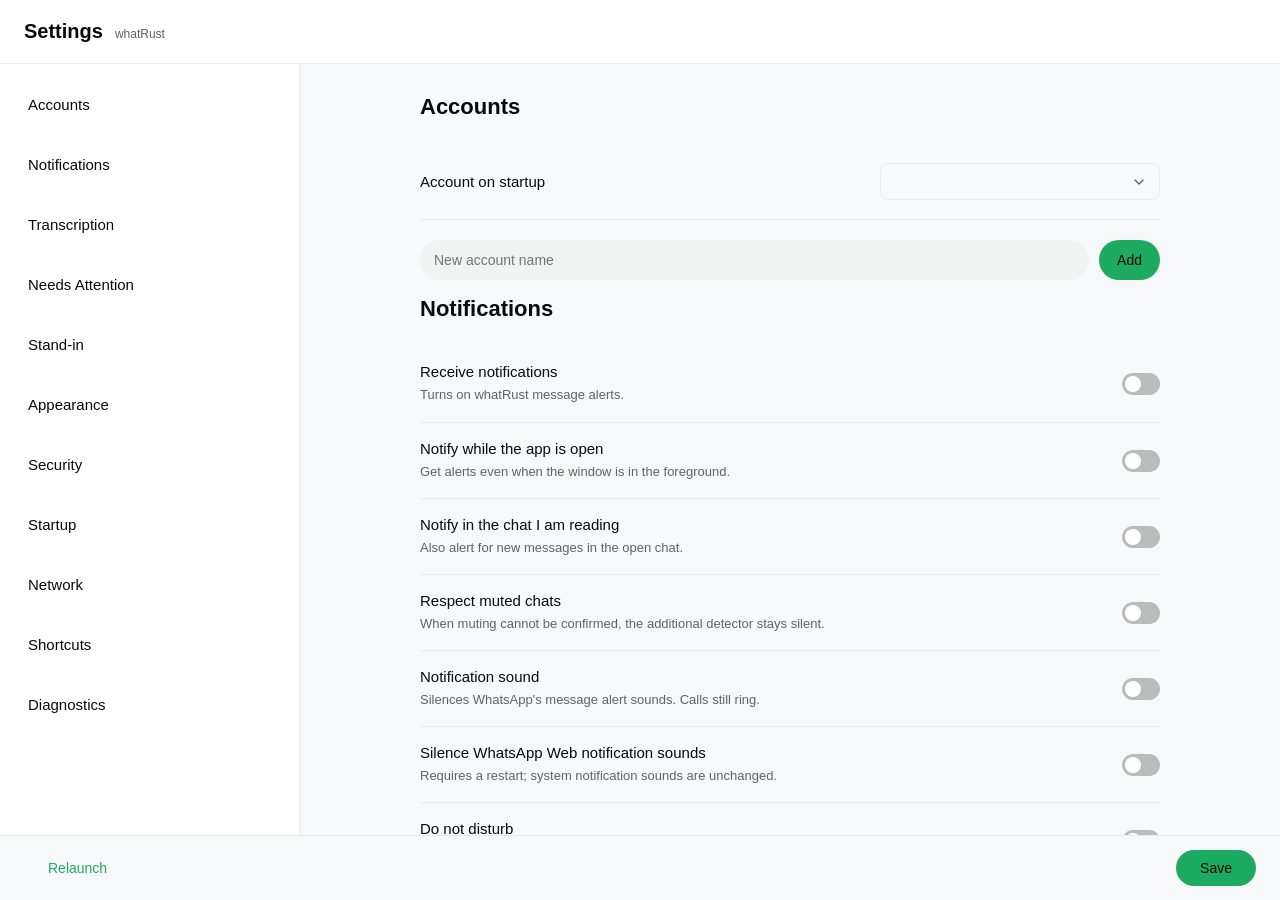
<file: settings-ui/index.html>
<!doctype html>
<html lang="en">
  <head>
    <meta charset="utf-8" />
    <meta name="viewport" content="width=device-width, initial-scale=1" />
    <title>whatRust — Settings</title>
    <script src="i18n.js"></script>
    <link rel="stylesheet" href="style.css" />
    <link rel="stylesheet" href="dialog.css" />
  </head>
  <body>
    <header class="app-header"><div><strong>Settings</strong><span>whatRust</span></div><button id="back-to-chat" type="button" class="secondary back-button" aria-label="Back to WhatsApp" title="Back to WhatsApp" hidden><svg viewBox="0 0 24 24" aria-hidden="true"><path d="M19 12H5 M12 5l-7 7 7 7"/></svg><span>Back to WhatsApp</span></button></header>
    <div class="settings-layout"><nav class="settings-nav" aria-label="Settings"><a href="#sec-contas">Accounts</a><a href="#sec-notificacoes">Notifications</a><a href="#sec-voz">Transcription</a><a href="#sec-attention">Needs Attention</a><a href="#sec-standin">Stand-in</a><a href="#sec-aparencia">Appearance</a><a href="#sec-seguranca">Security</a><a href="#sec-sistema">Startup</a><a href="#sec-rede">Network</a><!-- Fork: hide self-update. Upstream releases would replace this build. <a href="#sec-atualizacoes">Updates</a> --><a href="#sec-atalhos">Shortcuts</a><a href="#sec-diagnostico">Diagnostics</a></nav>
    <!-- Local preferences use familiar WhatsApp rows: titled
         groups of boxed-list rows, a title + subtitle on the left and the control
         on the right. Element ids are what main.js uses; keep them stable. -->
    <main class="prefs">
      <section class="group" id="sec-contas">
        <h2 class="group-title">Accounts</h2>
        <label class="row startup-row">
          <span class="row-text"><span class="row-title">Account on startup</span></span>
          <select id="startup_account" aria-label="Account on startup"></select>
        </label>
        <div class="boxed-list" id="single_window_row" hidden>
          <label class="row">
            <span class="row-text"><span class="row-title">Show all accounts in one window</span>
              <span class="row-subtitle" id="single_window_subtitle">One window with an account switcher. An account loads only when you open it, and opening another does not close the first. Requires restarting whatRust.</span></span>
            <input type="checkbox" class="switch" id="single_window" />
          </label>
        </div>
        <div id="accounts-list" class="boxed-list"></div>
        <div class="add-row">
          <input type="text" id="new_account_name" placeholder="New account name" aria-label="New account name" />
          <button id="add_account">Add</button>
        </div>
        <p id="macos-note" class="macos-note" hidden>Multiple accounts require macOS 14 or later.</p>
        <p id="accounts-note" class="group-note" role="status" aria-live="polite"></p>
      </section>
      <section class="group" id="sec-notificacoes"><h2 class="group-title">Notifications</h2><div class="boxed-list">
<label class="row"><span class="row-text"><span class="row-title">Receive notifications</span><span class="row-subtitle">Turns on whatRust message alerts.</span></span><input type="checkbox" class="switch" id="notifications"></label><label class="row"><span class="row-text"><span class="row-title">Notify while the app is open</span><span class="row-subtitle">Get alerts even when the window is in the foreground.</span></span><input type="checkbox" class="switch" id="notify_when_focused"></label><label class="row"><span class="row-text"><span class="row-title">Notify in the chat I am reading</span><span class="row-subtitle">Also alert for new messages in the open chat.</span></span><input type="checkbox" class="switch" id="notify_active_chat"></label><label class="row"><span class="row-text"><span class="row-title">Respect muted chats</span><span class="row-subtitle">When muting cannot be confirmed, the additional detector stays silent.</span></span><input type="checkbox" class="switch" id="respect_muted"></label>
<label class="row"><span class="row-text"><span class="row-title">Notification sound</span><span class="row-subtitle">Silences WhatsApp's message alert sounds. Calls still ring.</span></span><input type="checkbox" class="switch" id="notification_sound"></label>
<label class="row"><span class="row-text"><span class="row-title">Silence WhatsApp Web notification sounds</span><span class="row-subtitle">Requires a restart; system notification sounds are unchanged.</span></span><input type="checkbox" class="switch" id="suppress_web_notification_sounds"></label>
<label class="row"><span class="row-text"><span class="row-title">Do not disturb</span><span class="row-subtitle">No whatRust notifications during these hours. Messages still arrive.</span></span><input type="checkbox" class="switch" id="quiet_hours"></label><div class="row" id="quiet_times_row"><span class="row-text"><span class="row-title">Do not disturb hours</span><span class="row-subtitle">May cross midnight, for example 22:00 to 08:00.</span></span><div class="hotkey-row"><input type="time" id="quiet_start" aria-label="Do not disturb start"><input type="time" id="quiet_end" aria-label="Do not disturb end"></div></div>
<label class="row"><span class="row-text"><span class="row-title">Account</span><span class="row-subtitle">These choices apply only to the selected account.</span></span><select id="mention_account" aria-label="Account"></select></label>
<label class="row"><span class="row-text"><span class="row-title">Mentions</span><span class="row-subtitle">A message that tags you.</span></span><input type="checkbox" class="switch" id="mention_mentions"></label>
<label class="row"><span class="row-text"><span class="row-title">Replies</span><span class="row-subtitle">A reply to one of your messages.</span></span><input type="checkbox" class="switch" id="mention_replies"></label>
<label class="row"><span class="row-text"><span class="row-title">Direct messages</span><span class="row-subtitle">A new message in a one-to-one chat.</span></span><input type="checkbox" class="switch" id="mention_direct"></label>
<label class="row"><span class="row-text"><span class="row-title">@everyone</span><span class="row-subtitle">Group messages that tag everyone.</span></span><input type="checkbox" class="switch" id="mention_everyone"></label>
<label class="row"><span class="row-text"><span class="row-title">Alert sound</span><span class="row-subtitle">Plays the distinct sound. With the popup off, the ordinary whatRust alert still appears.</span></span><input type="checkbox" class="switch" id="mention_alert_sound"></label>
<div class="row" id="mention_alert_sound_file_row"><span class="row-text"><span class="row-title">Sound file</span><span class="row-subtitle" id="mention_alert_sound_file_subtitle">Built-in sound</span></span><div class="hotkey-row"><button type="button" id="choose_mention_sound" class="secondary">Choose sound…</button><button type="button" id="preview_mention_sound" class="secondary">Test</button><button type="button" id="reset_mention_sound" class="secondary">Reset to default</button></div></div>
<label class="row"><span class="row-text"><span class="row-title">Reply popup</span><span class="row-subtitle">Shows the message and lets you reply. Replaces the ordinary alert for that message.</span></span><input type="checkbox" class="switch" id="mention_alert_popup"></label></div>
<p class="group-note">Alerts even in a muted chat and while the app is in the foreground.</p>
<p class="group-note" id="mention_alert_idle" hidden>With the sound and the popup off, this alert does nothing.</p>
<p class="group-note">The additional detector only uses identifiable new messages. Muted chats, history and unknown states do not produce additional alerts.</p></section>

      <section class="group" id="sec-sistema">
        <h2 class="group-title">Behavior</h2>
        <div class="boxed-list">
          <label class="row">
            <span class="row-text"><span class="row-title">Keep running in the background when closed</span>
              <span class="row-subtitle">With one account open, closing the window leaves it connected. With more than one, closing a window ends just that account</span></span>
            <input type="checkbox" class="switch" id="close_to_tray" />
          </label>
          <label class="row">
            <span class="row-text"><span class="row-title">Start minimized</span>
              <span class="row-subtitle">Start without opening the main window</span></span>
            <input type="checkbox" class="switch" id="start_minimized" />
          </label>
          <label class="row">
            <span class="row-text"><span class="row-title">Start with the system</span></span>
            <input type="checkbox" class="switch" id="autostart" />
          </label>
          <label class="row mac-only" id="menu_bar_icon_row" hidden>
            <span class="row-text"><span class="row-title">Show icon in the menu bar</span>
              <span class="row-subtitle" id="menu_bar_icon_subtitle">When off, click the Dock icon to open whatRust</span></span>
            <input type="checkbox" class="switch" id="menu_bar_icon" />
          </label>
          <label class="row mac-only" hidden>
            <span class="row-text"><span class="row-title">Menu bar only</span>
              <span class="row-subtitle" id="menubar_only_subtitle">No Dock icon or main window. The open account stays connected while the panel is closed; other accounts load when you open them</span></span>
            <input type="checkbox" class="switch" id="menubar_only" />
          </label>
          <label class="row mac-only" hidden>
            <span class="row-text"><span class="row-title">Hide Dock icon</span>
              <span class="row-subtitle">Keeps the main window; the menu bar icon becomes the way to reopen whatRust</span></span>
            <input type="checkbox" class="switch" id="hide_dock_icon" />
          </label>
        </div>
      </section>

      <section class="group" id="sec-voz">
        <h2 class="group-title">Transcription</h2>
        <div class="boxed-list">
          <label class="row">
            <span class="row-text"><span class="row-title">Transcribe voice notes</span>
              <span class="row-subtitle" id="voice_backend_desc">Shows the transcript under each voice note. The audio stays on this computer and is transcribed by FluidVoice.</span></span>
            <input type="checkbox" class="switch" id="voice_transcribe" />
          </label>
          <label class="row">
            <span class="row-text"><span class="row-title">Transcribe videos</span>
              <span class="row-subtitle" id="video_backend_desc">Shows a button on each video. The audio stays on this computer and is transcribed by FluidVoice.</span></span>
            <input type="checkbox" class="switch" id="video_transcribe" />
          </label>
          <label class="row" id="fluidvoice_port_row">
            <span class="row-text"><span class="row-title">FluidVoice port</span>
              <span class="row-subtitle">FluidVoice's local API. The default is 47733; the Windows beta uses 47610 automatically.</span></span>
            <input type="number" id="fluidvoice_port" min="1" max="65535" value="47733" aria-label="FluidVoice port" />
          </label>
          <div class="row">
            <span class="row-text"><span class="row-title">Connection</span>
              <span class="row-subtitle" id="fluidvoice_status">Not checked yet.</span></span>
            <button type="button" id="test_fluidvoice" class="secondary">Test connection</button>
          </div>
          <div class="row" id="fluidvoice_install_row" hidden>
            <span class="row-text"><span class="row-title">FluidVoice on Windows</span>
              <span class="row-subtitle">Optional. Opens the official Windows beta installer. FluidVoice is a separate app.</span></span>
            <button type="button" id="install_fluidvoice" class="secondary">Install FluidVoice</button>
          </div>
          <div class="row" id="geniex_install_row" hidden>
            <span class="row-text"><span class="row-title">GenieX CLI for Windows ARM64</span><span class="row-subtitle">Install Qualcomm's GenieX CLI, then return here. Requires a supported Snapdragon NPU.</span></span>
            <button type="button" id="install_geniex" class="secondary">Open installer page</button>
          </div>
          <div class="row" id="geniex_model_row" hidden>
            <span class="row-text"><span class="row-title">Qwen3-ASR 0.6B Q8</span><span class="row-subtitle">Download the local model (about 1.1 GiB). It may use about 2 GiB of memory while running.</span></span>
            <button type="button" id="download_geniex_model" class="secondary">Download model</button>
          </div>
          <label class="row">
            <span class="row-text"><span class="row-title">Translate transcripts</span>
              <span class="row-subtitle">Sends only the transcript text to the chosen provider.</span></span>
            <input type="checkbox" class="switch" id="translate_enabled" />
          </label>
          <label class="row">
            <span class="row-text"><span class="row-title">Translation language</span></span>
            <input type="text" id="translate_target_lang" placeholder="English" aria-label="Translation language" />
          </label>
          <label class="row">
            <span class="row-text"><span class="row-title">AI provider</span></span>
            <select id="ai_provider" aria-label="AI provider">
              <option value="openrouter">OpenRouter API</option>
              <option value="gemini">Gemini API</option>
              <option value="anthropic">Anthropic API</option>
              <option value="claude_cli">Claude Code</option>
              <option value="codex_cli">Codex</option>
              <option value="antigravity_cli">Antigravity CLI</option>
            </select>
          </label>
          <label class="row" id="ai_cli_bin_row" hidden>
            <span class="row-text"><span class="row-title">Program</span>
              <span class="row-subtitle">Uses your existing CLI sign-in. Enter the full program path if needed. This path is shared with Stand-in.</span></span>
            <input type="text" id="ai_cli_bin" aria-label="Program" />
          </label>
          <div class="row">
            <span class="row-text"><span class="row-title">Translation model</span>
              <span class="row-subtitle" id="translate_model_hint">Model name accepted by that provider.</span></span>
            <input type="text" class="model-choice" id="translate_model" aria-label="Translation model" />
            <select class="model-choice" id="translate_model_select" aria-label="Translation model" hidden></select>
          </div>
          <div class="row">
            <span class="row-text"><span class="row-title">Summary model</span>
              <span class="row-subtitle" id="summary_model_hint">Used by the Summarize button on each transcript and by chat summaries.</span></span>
            <input type="text" class="model-choice" id="summary_model" aria-label="Summary model" />
            <select class="model-choice" id="summary_model_select" aria-label="Summary model" hidden></select>
          </div>
          <label class="row entry-row" id="ai_key_row">
            <span class="row-title">API key</span>
            <input type="password" id="ai_key" autocomplete="off" aria-label="API key" />
          </label>
        </div>
        <div class="group-actions" id="ai_key_actions">
          <button type="button" id="save_ai_key">Save key</button>
          <button type="button" id="remove_ai_key" class="secondary">Remove key</button>
        </div>
        <p id="ai_key_state" class="key-status" role="status">No key saved.</p>
        <div class="row">
          <span class="row-text"><span class="row-title">Chat summaries</span>
            <span class="row-subtitle" id="chat_summary_consent_state">Not allowed yet.</span></span>
          <button type="button" id="chat_summary_revoke" class="secondary" hidden>Revoke</button>
        </div>
        <p class="group-note" id="ai_key_note">The key stays on this computer and never enters the WhatsApp page.</p>
        <p class="group-note">Chat summaries are saved on this computer.</p>
      </section>

      <section class="group" id="sec-attention">
        <h2 class="group-title">Needs Attention</h2>
        <div id="attention-settings"></div>
        <p id="attention-settings-status" class="group-note" role="status" aria-live="polite"></p>
      </section>

      <section class="group" id="sec-standin">
        <h2 class="group-title">Stand-in</h2>
        <div class="boxed-list">
          <label class="row">
            <span class="row-text"><span class="row-title">Allow stand-in</span>
              <span class="row-subtitle">Each individual chat stays off until you turn it on there.</span></span>
            <input type="checkbox" class="switch" id="standin_enabled" />
          </label>
          <label class="row">
            <span class="row-text"><span class="row-title">How to reply</span>
              <span class="row-subtitle" id="standin_backend_hint">A saved provider key or a program you have already signed in to.</span>
              <span class="row-subtitle" id="standin_api_key_state" hidden></span></span>
            <select id="standin_backend" aria-label="How to reply">
              <option value="api">OpenRouter API</option>
              <option value="claude_cli">Claude Code</option>
              <option value="grok_cli">Grok</option>
              <option value="codex_cli">Codex</option>
              <option value="antigravity_cli">Antigravity CLI</option>
              <option value="hermes">Hermes</option>
              <option value="grok_bot">Grok Bot</option>
            </select>
          </label>
          <div class="row" id="standin_model_row">
            <span class="row-text"><span class="row-title">Stand-in model</span>
              <span class="row-subtitle">For the key, one model per provider. For a program, a model it offers. Empty uses the summary model, or that program's default.</span></span>
            <input type="text" class="model-choice" id="standin_model" aria-label="Stand-in model" />
            <select class="model-choice" id="standin_model_select" aria-label="Stand-in model" hidden></select>
          </div>
          <label class="row">
            <span class="row-text"><span class="row-title">Program</span>
              <span class="row-subtitle">Full path, if the app cannot find the program on its own.</span></span>
            <input type="text" id="standin_bin" aria-label="Program" />
          </label>
          <label class="row standin-canned-row">
            <span class="row-text"><span class="row-title">Default canned reply</span>
              <span class="row-subtitle">Used by chats that select the default canned reply.</span></span>
            <textarea id="standin_canned_default" aria-label="Default canned reply" maxlength="10000"></textarea>
          </label>
          <label class="row">
            <span class="row-text"><span class="row-title">Wait before replying</span>
              <span class="row-subtitle">Seconds after the last message, from 5 to 60.</span></span>
            <input type="number" id="standin_delay_secs" min="5" max="60" value="10" aria-label="Wait before replying" />
          </label>
          <label class="row">
            <span class="row-text"><span class="row-title">Replies per hour</span>
              <span class="row-subtitle">Maximum in each chat. After that the stand-in pauses.</span></span>
            <input type="number" id="standin_hourly_limit" min="1" max="60" value="12" aria-label="Replies per hour" />
          </label>
          <div class="row" id="standin_session_row" hidden>
            <span class="row-text"><span class="row-title">Program session</span>
              <span class="row-subtitle" id="standin_cli_state">Not checked yet.</span></span>
            <button type="button" id="check_standin_cli" class="secondary">Check session</button>
          </div>
          <label class="row" id="standin_hermes_row" hidden>
            <span class="row-text"><span class="row-title">Hermes address</span>
              <span class="row-subtitle">A private address on this network, for example http://192.168.1.20:8642. The profile on that computer should be one created for stand-in.</span></span>
            <input type="text" id="standin_hermes_url" autocomplete="off" aria-label="Hermes address" />
          </label>
          <div class="standin-block" id="standin_hermes_key_row" hidden>
            <div class="row">
              <span class="row-text"><span class="row-title">Hermes key</span>
                <span class="row-subtitle" id="standin_hermes_key_state">Stored on this computer, not in settings and not in WhatsApp.</span></span>
            </div>
            <label class="standin-field">Key
              <input type="password" id="standin_hermes_key" autocomplete="off" aria-label="Hermes key" />
            </label>
            <div class="group-actions">
              <button type="button" id="save_hermes_key">Save key</button>
              <button type="button" id="remove_hermes_key" class="secondary">Remove key</button>
            </div>
          </div>
          <div class="standin-block" id="standin_grok_row" hidden>
            <div class="row">
              <span class="row-text"><span class="row-title">Grok Bot webhook</span>
                <span class="row-subtitle" id="standin_grok_host">No webhook saved yet.</span></span>
            </div>
            <label class="standin-field">Webhook address
              <input type="password" id="standin_grok_url" autocomplete="off" placeholder="https://" aria-label="Grok Bot webhook" />
            </label>
            <label class="standin-field">Webhook key
              <input type="password" id="standin_grok_key" autocomplete="off" aria-label="Grok Bot webhook key" />
            </label>
            <div class="group-actions">
              <button type="button" id="save_grok">Save webhook</button>
              <button type="button" id="remove_grok" class="secondary">Remove webhook</button>
            </div>
            <p class="group-note">In Grok Bot, make a routine with a webhook and no schedule. Paste its address and key here. Paste the instructions below into the routine, and allow that routine to run commands on this computer. Each reply is one run of that routine.</p>
            <pre class="standin-prompt" id="grok_routine_prompt">You are deciding a WhatsApp reply for whatRust. whatRust sends the WhatsApp message. You do not.

A webhook starts each run. The first line of its context is CALLBACK followed by an http://127.0.0.1 address. The messages to answer come next, then the stand-in rules. Those rules outrank these instructions.

Decide reply or skip from those rules. Then, from this computer, POST exactly one JSON object to that CALLBACK address. Use curl on this computer and Content-Type: application/json. The body is only the object.

To send a message:
{"action":"reply","asked_if_ai":false,"text":"the message in the user's voice","reason":""}

To stay quiet:
{"action":"skip","asked_if_ai":false,"text":"","reason":"why"}

Set asked_if_ai to true only when the contact asks whether you are an AI, a bot, or automated. Do not use a cloud computer: it cannot reach 127.0.0.1. Do not message anyone. Do not answer in this chat. Do not POST a second time.</pre>
            <div class="group-actions">
              <button type="button" id="copy_grok_routine" class="secondary">Copy instructions</button>
            </div>
          </div>
          <label class="row" id="standin_timeout_row" hidden>
            <span class="row-text"><span class="row-title">Agent wait</span>
              <span class="row-subtitle">Seconds to wait for one run, from 30 to 300.</span></span>
            <input type="number" id="standin_agent_timeout_secs" min="30" max="300" value="150" aria-label="Agent wait" />
          </label>
          <label class="row" id="standin_runs_row" hidden>
            <span class="row-text"><span class="row-title">Agent runs per hour</span>
              <span class="row-subtitle">Including runs that stay quiet. After that the stand-in pauses.</span></span>
            <input type="number" id="standin_agent_runs_per_hour" min="1" max="60" value="20" aria-label="Agent runs per hour" />
          </label>
        </div>
        <label class="row-title" for="standin_persona">General instructions</label>
        <textarea id="standin_persona" aria-label="General instructions"></textarea>
        <div class="group-actions">
          <button type="button" id="save_persona">Save instructions</button>
          <button type="button" id="open_persona" class="secondary">Open file</button>
          <button type="button" id="reset_persona" class="secondary">Restore template</button>
        </div>
        <p class="group-note">The stand-in writes as you and only says it is an assistant if asked directly. A program uses the login you already made in it. whatRust does not read that login. Hermes and Grok Bot can use tools and may keep a copy of this chat. whatRust is still the only WhatsApp sender. Replies happen only while whatRust is running. In Flatpak, the command-line programs are not available. Continuous use can hit your plan limit.</p>
      </section>

      <section class="group" id="sec-aparencia">
        <h2 class="group-title">Appearance</h2>
        <div class="boxed-list">
          <label class="row">
            <span class="row-text"><span class="row-title">Star task and follow-up messages</span>
              <span class="row-subtitle">Star new message-linked tasks and follow-ups so they appear in WhatsApp’s starred messages. Automatically added stars are removed when the items close.</span></span>
            <input type="checkbox" class="switch" id="auto_star_todos" />
          </label>
          <label class="row">
            <span class="row-text"><span class="row-title">Message actions</span>
              <span class="row-subtitle">Offer chat, dialer, email, and map actions beside WhatsApp menus.</span></span>
            <input type="checkbox" class="switch" id="message_actions" />
          </label>
          <label class="row">
            <span class="row-text"><span class="row-title">Source device</span>
              <span class="row-subtitle">An icon next to the time shows an Apple device, Android, or a computer, when the message id gives a good indication.</span></span>
            <input type="checkbox" class="switch" id="show_message_device" />
          </label>
          <label class="row"><span class="row-text"><span class="row-title">Theme</span></span><select id="theme"><option value="system">System</option><option value="light">Light</option><option value="dark">Dark</option></select></label>
          <label class="row">
            <span class="row-text"><span class="row-title">Interface size</span>
              <span class="row-subtitle">Adjusts the size of WhatsApp without changing the other accounts.</span></span>
            <select id="zoom">
              <option value="0.75">Very small</option>
              <option value="0.85">Small</option>
              <option value="1">Default</option>
              <option value="1.15">Large</option>
            </select>
          </label>
          <label class="row">
            <span class="row-text"><span class="row-title">Hide WhatsApp app promotions</span>
              <span class="row-subtitle">Hides the prompts to download WhatsApp for Windows or Mac. Applies after restarting whatRust.</span></span>
            <input type="checkbox" class="switch" id="hide_app_banner" />
          </label>
          <label class="row">
            <span class="row-text"><span class="row-title">whatRust controls in WhatsApp's header</span>
              <span class="row-subtitle">Shows the account switcher and gear inside WhatsApp's header (Windows and single-window mode). Turn off to leave the page untouched. Applies after restarting whatRust.</span></span>
            <input type="checkbox" class="switch" id="page_overlays" />
          </label>
          <label class="row">
            <span class="row-text"><span class="row-title">Show unread counts</span>
              <span class="row-subtitle">Show unread counts in the tray, app icon, window title and account lists.</span></span>
            <input type="checkbox" class="switch" id="show_unread_counts" />
          </label>
          <label class="row">
            <span class="row-text"><span class="row-title">Show profile picker at startup</span>
              <span class="row-subtitle">Show account cards at startup when using multiple accounts in one window. Requires a restart.</span></span>
            <input type="checkbox" class="switch" id="show_profile_picker" />
          </label>
          <label class="row linux-only" id="title_bar_row" hidden>
            <span class="row-text"><span class="row-title">Title bar</span>
              <span class="row-subtitle" id="title_bar_subtitle">Tiling window managers such as Hyprland don't use a title bar.</span></span>
            <select id="title_bar">
              <option value="auto">Automatic</option>
              <option value="show">Show</option>
              <option value="hide">Hide</option>
            </select>
          </label>
          <label class="row linux-only" id="rendering_row" hidden>
            <span class="row-text"><span class="row-title">Rendering</span>
              <span class="row-subtitle" id="rendering_subtitle">Use Compatible if the window stays blank on an old graphics card. Applies after restarting whatRust.</span></span>
            <select id="rendering">
              <option value="auto">Automatic</option>
              <option value="software">Compatible (no GPU)</option>
            </select>
          </label>
          <label class="row">
            <span class="row-text"><span class="row-title">Language</span>
              <span class="row-subtitle">Language of the whatRust interface.</span></span>
            <select id="language">
              <option value="en">English</option>
              <option value="pt-BR">Português (Brasil)</option>
            </select>
          </label>
          <div class="row">
            <span class="row-text"><span class="row-title">App icon</span>
              <span class="row-subtitle" id="icon_subtitle">Default</span></span>
            <div class="hotkey-row">
              <button type="button" id="choose_icon" class="secondary">Choose PNG…</button>
              <button type="button" id="reset_icon" class="secondary">Reset to default</button>
            </div>
          </div>
          <p class="group-note" id="icon_note">Square PNG image, 32 to 1024 px and up to 5 MB. Applies to the whole app; the tray icon does not change. On Linux with Wayland the window icon comes from the .desktop file and does not change.</p>
          <div class="row">
            <span class="row-text"><span class="row-title">Download folder</span>
              <span class="row-subtitle" id="download_dir_subtitle">System Downloads folder</span></span>
            <div class="hotkey-row">
              <button type="button" id="choose_download_dir" class="secondary">Choose folder…</button>
              <button type="button" id="reset_download_dir" class="secondary">Reset to Downloads</button>
            </div>
          </div>
          <label class="row">
            <span class="row-text"><span class="row-title">Sleep unused accounts</span>
              <span class="row-subtitle">Frees memory used by background accounts. A sleeping account gets no notifications until you open it again.</span></span>
            <select id="sleep_idle_hours">
              <option value="0">Never</option>
              <option value="1">After 1 hour</option>
              <option value="4">After 4 hours</option>
              <option value="8">After 8 hours</option>
              <option value="24">After 24 hours</option>
            </select>
          </label>
          <div class="row">
            <span class="row-text"><span class="row-title">Settings backup</span>
              <span class="row-subtitle">Saves upstream and fork preferences and the account list. Sound files, credentials, logins, chats, schedules and transcripts stay on this computer.</span></span>
            <div class="hotkey-row">
              <button type="button" id="export_backup" class="secondary">Save backup…</button>
              <button type="button" id="import_backup" class="secondary">Restore backup…</button>
            </div>
          </div>
        </div>
      </section>

      <section class="group" id="sec-rede">
        <h2 class="group-title">Network</h2>
        <div class="boxed-list">
          <label class="row">
            <span class="row-text"><span class="row-title">Proxy</span>
              <span class="row-subtitle">Routes all WhatsApp account traffic through a proxy.</span></span>
            <select id="proxy_mode">
              <option value="off">Off</option>
              <option value="socks5">SOCKS5</option>
              <option value="http">HTTP</option>
            </select>
          </label>
          <label class="row entry-row proxy-field">
            <span class="row-title">Host</span>
            <input type="text" id="proxy_host" autocomplete="off" spellcheck="false" placeholder="127.0.0.1" />
          </label>
          <label class="row entry-row proxy-field">
            <span class="row-title">Port</span>
            <input type="text" id="proxy_port" inputmode="numeric" autocomplete="off" placeholder="1080" />
          </label>
        </div>
        <p class="group-note">Proxies that need a username and password are not supported: the built-in browser engines do not accept credentials this way. Changes take effect after restarting whatRust.</p>
        <p id="proxy_restart" class="hotkey-hint" hidden><span>Restart whatRust to apply the proxy.</span> <button type="button" id="proxy_restart_btn" class="secondary">Restart now</button></p>
      </section>

      <!-- Fork: self-update section hidden.
      <section class="group" id="sec-atualizacoes">
        <h2 class="group-title">Updates</h2>
        <div class="boxed-list">
          <label class="row">
            <span class="row-text"><span class="row-title">Check for updates automatically</span>
              <span class="row-subtitle">Asks GitHub (api.github.com) a minute after start and every 6 hours which version is the newest. Nothing else is sent.</span></span>
            <input type="checkbox" class="switch" id="auto_update_check" />
          </label>
          <label class="row">
            <span class="row-text"><span class="row-title">Install updates automatically</span>
              <span class="row-subtitle" id="auto_update_install_subtitle">Only acts where no password is needed.</span></span>
            <input type="checkbox" class="switch" id="auto_update_install" />
          </label>
        </div>
        <div class="boxed-list">
          <div class="row">
            <span class="row-text"><span class="row-title">Installed version</span>
              <span class="row-subtitle" id="upd_current"></span></span>
            <button type="button" id="upd_check" class="secondary">Check now</button>
          </div>
          <div class="row">
            <span class="row-text"><span class="row-title">Install type</span>
              <span class="row-subtitle" id="upd_method"></span></span>
          </div>
          <div class="row">
            <span class="row-text"><span class="row-title">Last check</span>
              <span class="row-subtitle" id="upd_last"></span></span>
          </div>
        </div>
        <div id="upd_panel" class="upd-panel" hidden>
          <h3 id="upd_title"></h3>
          <progress id="upd_progress" max="100" hidden></progress>
          <p id="upd_message" class="group-note" role="status" aria-live="polite"></p>
          <p id="upd_error" class="hotkey-hint" role="alert" hidden></p>
          <div class="group-actions">
            <button type="button" id="upd_install" hidden>Download and install</button>
            <button type="button" id="upd_apply" hidden>Restart and install</button>
            <button type="button" id="upd_restart" hidden>Restart now</button>
            <button type="button" id="upd_page" class="secondary" hidden>View on GitHub</button>
          </div>
          <div id="upd_flatpak" class="upd-flatpak" hidden>
            <code id="upd_command"></code>
            <button type="button" id="upd_copy" class="secondary">Copy</button>
          </div>
        </div>
        <div id="upd_notes_box" hidden>
          <h3>What's new</h3>
          <div id="upd_notes" class="notes"></div>
        </div>
        <p class="group-note">Versions 0.6.10 and older cannot update themselves: install this version by hand once. Every downloaded file is checked against the checksum (SHA-256) published with the release before it is installed.</p>
      </section>
      -->

      <section class="group" id="sec-atalhos">
        <h2 class="group-title">Shortcuts</h2>
        <div class="boxed-list">
          <label class="row">
            <span class="row-text"><span class="row-title">Shortcut to show or hide</span>
              <span class="row-subtitle">A key combination to show or hide the app</span></span>
            <input type="checkbox" class="switch" id="hotkey_enabled" />
          </label>
          <div class="row">
            <span class="row-text"><span class="row-title">Shortcut</span></span>
            <div class="hotkey-row">
              <input type="text" id="hotkey" placeholder="Cmd/Ctrl+Shift+W" aria-label="Shortcut" />
              <button type="button" id="record_hotkey" class="secondary">Record</button>
            </div>
          </div>
          <label class="row">
            <span class="row-text"><span class="row-title">Privacy blur shortcut</span>
              <span class="row-subtitle">Turns the privacy blur on or off in every account. To choose what gets blurred, press Ctrl+Shift+P (⌘+Shift+P on a Mac) in a WhatsApp window.</span></span>
            <input type="checkbox" class="switch" id="blur_hotkey_enabled" />
          </label>
          <div class="row">
            <span class="row-text"><span class="row-title">Shortcut</span></span>
            <div class="hotkey-row">
              <input type="text" id="blur_hotkey" placeholder="Cmd/Ctrl+Shift+B" aria-label="Shortcut" />
              <button type="button" id="record_blur_hotkey" class="secondary">Record</button>
            </div>
          </div>
        </div>
        <p id="hotkey_hint" class="hotkey-hint" hidden></p>
        <p class="group-note">On Linux/Wayland, set <code>whatrust --toggle</code> in the system shortcuts.</p>
      </section>

      <section class="group" id="sec-seguranca">
        <h2 class="group-title">Security</h2>

        <div id="lock-disabled">
          <div class="boxed-list">
            <label class="row entry-row">
              <span class="row-title">Password</span>
              <input type="password" id="lock_pw1" autocomplete="new-password" placeholder="At least 6 characters" />
            </label>
            <label class="row entry-row">
              <span class="row-title">Confirm</span>
              <input type="password" id="lock_pw2" autocomplete="new-password" />
            </label>
          </div>
          <div class="group-actions">
            <button id="enable_lock">Turn on lock</button>
          </div>
        </div>

        <div id="lock-enabled" hidden>
          <div class="boxed-list">
            <label class="row" id="biometric_row" hidden>
              <span class="row-text"><span class="row-title" id="biometric_label">Use biometrics</span></span>
              <input type="checkbox" class="switch" id="biometric_enabled" />
            </label>
            <label class="row">
              <span class="row-text"><span class="row-title">Lock on launch</span></span>
              <input type="checkbox" class="switch" id="lock_on_launch" />
            </label>
            <label class="row">
              <span class="row-text"><span class="row-title">Lock when hidden</span></span>
              <input type="checkbox" class="switch" id="lock_on_hide" />
            </label>
            <label class="row">
              <span class="row-text"><span class="row-title">Lock when idle</span>
                <span class="row-subtitle">Minutes; 0 turns it off</span></span>
              <input type="number" id="idle_min" min="0" step="1" value="0" />
            </label>
          </div>
          <div class="group-actions">
            <button id="lock_now">Lock now</button>
            <button id="change_pw" class="secondary">Change password…</button>
            <button id="disable_lock" class="secondary">Turn off…</button>
          </div>
        </div>

        <p class="group-note">The lock protects access to the whatRust windows. It
          <strong>does not</strong> encrypt the data on disk.</p>
      </section>
      <section class="group" id="sec-diagnostico"><h2 class="group-title">Notification diagnostics</h2>
      <div class="boxed-list"><div class="row"><span class="row-text"><span class="row-title">Check Windows alerts</span><span class="row-subtitle">The test confirms sending; check that Windows shows the banner.</span></span><button id="test-notification" type="button">Test</button></div><div class="row"><span class="row-text">Permissions and Do Not Disturb</span><button id="windows-notifications" class="secondary" type="button">Open in Windows</button></div></div>
      <p id="diagnostic-note" class="group-note" role="status"></p><div id="route-status" class="boxed-list"></div>
      <h3>Activity this session</h3><p class="group-note">Time, account and result only. Message text is not stored.</p><div class="boxed-list"><label class="row"><span class="row-text">Record activity</span><input type="checkbox" class="switch" id="activity-recording" checked></label><div class="row"><span class="row-text">Clear activity log</span><button id="clear-activity" class="secondary" type="button">Clear</button></div></div><div id="notification-history" class="boxed-list"></div>
      </section>

    </main></div>

    <footer class="footer">
      <button id="relaunch" type="button" class="secondary" title="Close and reopen whatRust">Relaunch</button>
      <span id="note" class="note" role="status" aria-live="polite"></span>
      <button id="save">Save</button>
    </footer>

    <script src="dialog.js"></script>
    <script src="hotkey.js"></script>
    <script src="mention-alert.js"></script>
    <script src="main.js"></script>
    <script src="attention-settings.js"></script>
    <script src="panel.js"></script>
    <script src="notes.js"></script>
    <!-- <script src="updates.js"></script> -->
  </body>
</html>
</file>
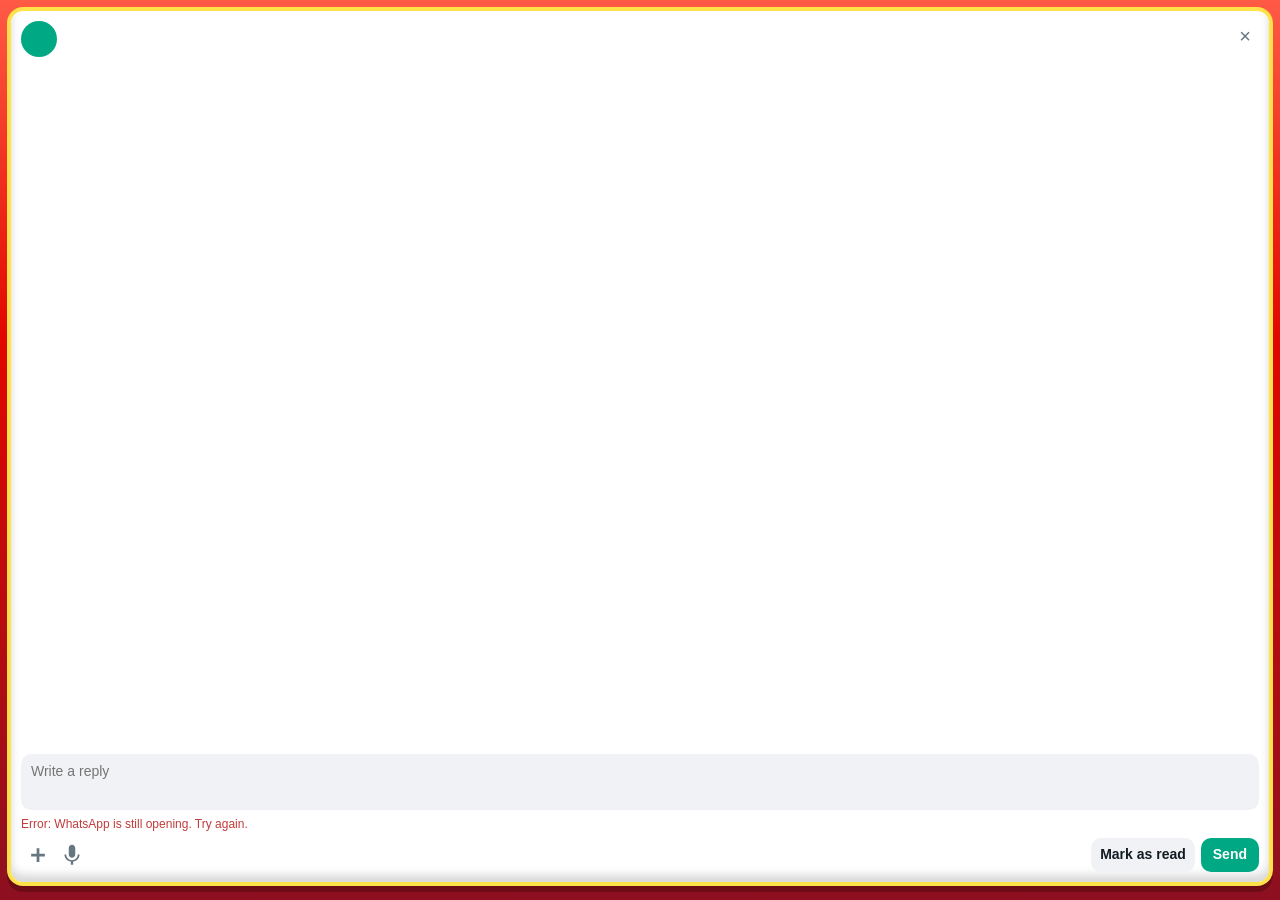
<file: settings-ui/mention-popup.html>
<!doctype html>
<html lang="en">
  <head>
    <meta charset="utf-8" />
    <meta name="viewport" content="width=device-width, initial-scale=1" />
    <title>whatRust</title>
    <script src="i18n.js"></script>
    <link rel="stylesheet" href="mention-popup.css" />
  </head>
  <body>
    <article class="card">
      <header>
        <button id="open" type="button">
          <span id="avatar" aria-hidden="true"></span>
          <span class="who">
            <strong id="sender"></strong>
            <span id="meta"></span>
          </span>
        </button>
        <button id="close" type="button" aria-label="Close"></button>
      </header>
      <div class="message">
        <div id="history" aria-label="Earlier messages"></div>
        <div id="heard" hidden>
          <div id="heard-player">
            <button id="heard-play" type="button" aria-label="Play the voice note">
              <svg class="icon-play" viewBox="0 0 24 24" aria-hidden="true"><path fill="currentColor" d="M8 5v14l11-7z"/></svg>
              <svg class="icon-pause" viewBox="0 0 24 24" aria-hidden="true"><path fill="currentColor" d="M6 5h4v14H6zm8 0h4v14h-4z"/></svg>
            </button>
            <span id="heard-progress"><i></i></span>
            <span id="heard-duration"></span>
          </div>
          <p id="heard-transcript" hidden></p>
          <audio id="heard-audio" hidden preload="none"></audio>
        </div>
        <button id="body" type="button">
          <img id="incoming" alt="" hidden />
          <span id="body-text"></span>
        </button>
      </div>
      <form id="reply">
        <div id="attachment" hidden>
          <img id="attachment-preview" alt="" hidden />
          <span id="attachment-name"></span>
          <button id="attachment-clear" type="button" aria-label="Remove the file"></button>
        </div>
        <audio id="voice-preview" hidden preload="none"></audio>
        <div id="voice-player" hidden>
          <button id="voice-play" type="button" aria-label="Play the voice note">
            <svg class="icon-play" viewBox="0 0 24 24" aria-hidden="true"><path fill="currentColor" d="M8 5v14l11-7z"/></svg>
            <svg class="icon-pause" viewBox="0 0 24 24" aria-hidden="true"><path fill="currentColor" d="M6 5h4v14H6zm8 0h4v14h-4z"/></svg>
          </button>
          <span id="voice-progress"><i></i></span>
          <span id="voice-duration"></span>
          <button id="voice-speed" type="button" aria-label="Playback speed">1.0x</button>
        </div>
        <div id="voice-status" hidden>
          <span id="voice-dot" aria-hidden="true"></span>
          <span id="voice-time"></span>
          <span id="voice-wave" aria-hidden="true"></span>
        </div>
        <textarea id="text" rows="2" maxlength="4096" placeholder="Write a reply"></textarea>
        <p id="error" role="status"></p>
        <div class="actions">
          <button id="attach" type="button" aria-label="Attach a file">
            <svg viewBox="0 0 24 24" aria-hidden="true"><path fill="currentColor" d="M10.5 4.5h3v6h6v3h-6v6h-3v-6h-6v-3h6z"/></svg>
          </button>
          <button id="voice" type="button" aria-label="Record a voice note">
            <svg class="icon-mic" viewBox="0 0 24 24" aria-hidden="true">
              <path fill="currentColor" d="M11.999 14.942c2.001 0 3.531-1.53 3.531-3.531V4.35c0-2.001-1.53-3.531-3.531-3.531S8.469 2.35 8.469 4.35v7.061c0 2.001 1.53 3.531 3.53 3.531zm6.238-3.53c0 3.531-2.942 6.238-6.237 6.238-3.296 0-6.238-2.707-6.238-6.238H3.761c0 4.003 3.061 7.296 6.945 7.767v3.531h2.588v-3.531c3.884-.471 6.945-3.764 6.945-7.767h-2.002z"/>
            </svg>
            <svg class="icon-stop" viewBox="0 0 24 24" aria-hidden="true">
              <rect x="7" y="7" width="10" height="10" rx="2" fill="currentColor"/>
            </svg>
          </button>
          <button id="mark-read" type="button">Mark as read</button>
          <button id="send" type="submit">Send</button>
        </div>
      </form>
      <input id="file" type="file" hidden />
    </article>
    <script src="mention-popup.js"></script>
  </body>
</html>
</file>
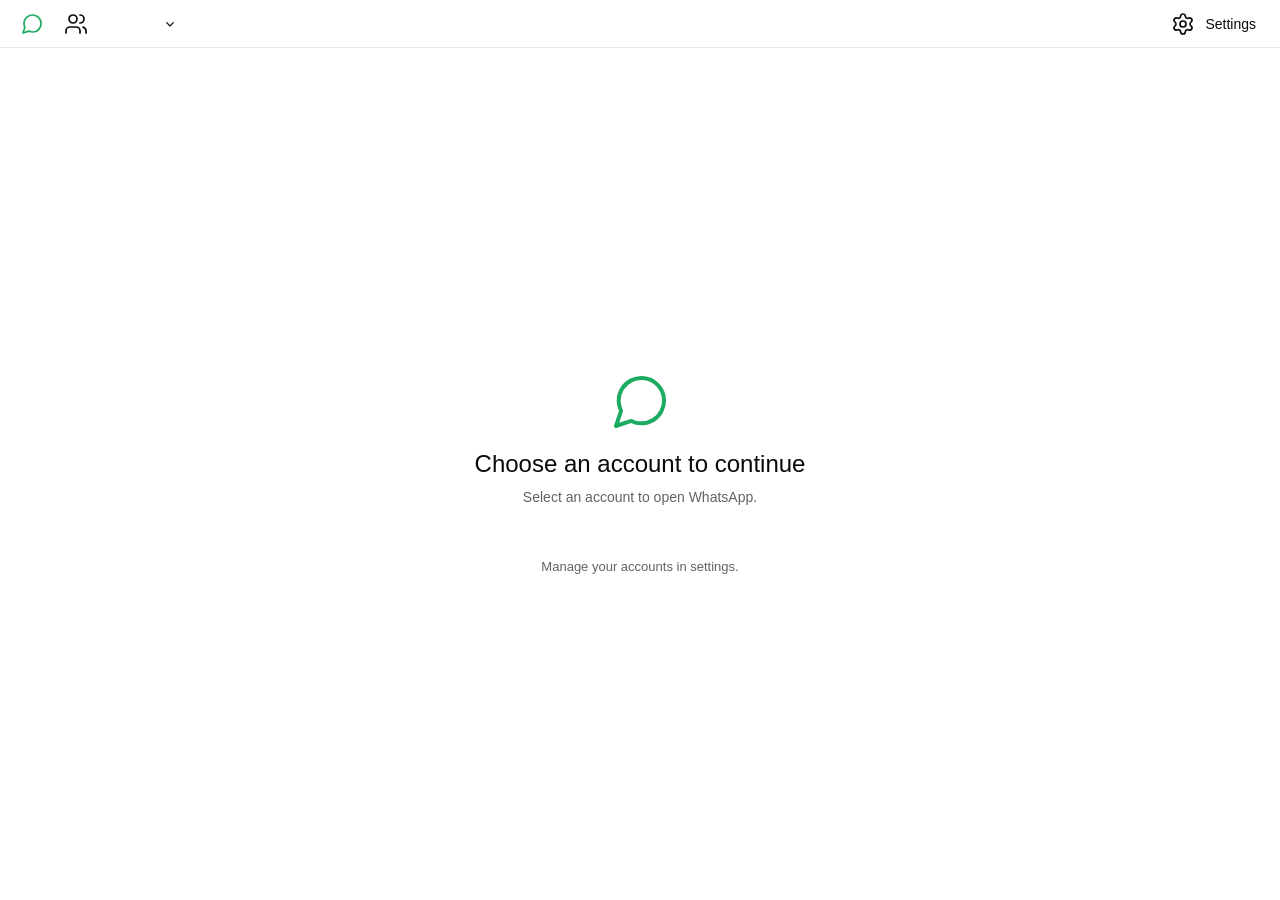
<file: settings-ui/shell.html>
<!doctype html>
<html lang="en"><head><meta charset="utf-8"><meta name="viewport" content="width=device-width,initial-scale=1"><title>whatRust</title><script src="i18n.js"></script><style>
:root{color-scheme:light dark;--bg:#fff;--fg:#0a0a0a;--dim:#626262;--line:#e9ebeb;--hover:#f1f2f2;--accent:#1daa61;font:14px "Segoe UI",Helvetica,Arial,sans-serif}
@media(prefers-color-scheme:dark){:root:not([data-theme=light]){color-scheme:dark;--bg:#161717;--fg:#fafafa;--dim:#a1a5a5;--line:#2c3030;--hover:#2a2d2d;--accent:#21c063}}
:root[data-theme=dark]{color-scheme:dark;--bg:#161717;--fg:#fafafa;--dim:#a1a5a5;--line:#2c3030;--hover:#2a2d2d;--accent:#21c063}
:root[data-theme=light]{color-scheme:light}
*{box-sizing:border-box}html,body{width:100%;height:100%;margin:0;overflow:hidden}body{display:flex;flex-direction:column;background:var(--bg);color:var(--fg)}
header{height:48px;min-height:48px;flex:none;display:flex;align-items:center;justify-content:space-between;gap:12px;padding:0 12px;border-bottom:1px solid var(--line)}
svg{width:24px;height:24px;stroke:currentColor;fill:none;stroke-width:1.7;stroke-linecap:round;stroke-linejoin:round;flex:none}
.account-picker{position:relative;min-width:0;max-width:min(320px,65vw);height:40px;display:flex;align-items:center;border-radius:20px}.account-picker:hover,button:hover{background:var(--hover)}
.account-picker>svg{position:absolute;inset-inline-start:8px;pointer-events:none}.account-picker>.chevron{inset-inline-start:auto;inset-inline-end:8px;width:16px;height:16px}.head-start{min-width:0;display:flex;align-items:center;gap:4px}
select,button{font:inherit;border:0;background:transparent;color:inherit;cursor:pointer}select{position:absolute;inset:0;width:100%;appearance:none;min-width:0;max-width:100%;height:40px;padding-block:8px;padding-inline:40px 32px;text-overflow:ellipsis;white-space:nowrap;overflow:hidden;border-radius:20px}option{background:var(--bg);color:var(--fg)}
.selected-size{font:inherit;visibility:hidden;white-space:pre;max-width:100%;overflow:hidden;height:40px;padding-block:8px;padding-inline:40px 32px;pointer-events:none}
button{display:inline-flex;align-items:center;justify-content:center;gap:10px;flex:none;height:40px;min-width:40px;padding:8px 12px;border-radius:20px}
button:focus-visible,select:focus-visible{outline:2px solid var(--accent);outline-offset:1px}
#logo{padding:8px;border-radius:50%;color:var(--accent)}
main{flex:1;min-height:0;overflow-y:auto;text-align:center;padding:24px}.picker{min-height:100%;display:flex;flex-direction:column;align-items:center;justify-content:center}.picker>svg{width:64px;height:64px;margin:0 auto 16px;color:var(--accent);stroke-width:1.5}
h1{font-size:24px;font-weight:500;margin:0 0 8px}p{max-width:420px;color:var(--dim);line-height:1.6;margin:0 auto}
.cards{list-style:none;margin:28px 0 20px;padding:0;width:100%;max-width:840px;display:grid;grid-template-columns:repeat(auto-fill,minmax(168px,1fr));gap:16px}
.card{position:relative;width:100%;height:auto;min-height:176px;flex-direction:column;gap:6px;padding:20px 12px 16px;border:1px solid var(--line);border-radius:16px;background:var(--bg);text-align:center}
.card:hover{background:var(--hover)}.card[aria-current=true]{border-color:var(--accent)}
.avatar{width:72px;height:72px;border-radius:50%;display:grid;place-items:center;overflow:hidden;background:var(--accent);color:var(--bg);font-size:30px;font-weight:500;margin-bottom:6px}.avatar img{width:100%;height:100%;object-fit:cover}
.card-name{max-width:100%;overflow:hidden;text-overflow:ellipsis;white-space:nowrap;font-size:15px;font-weight:500}.card-sub{max-width:100%;overflow:hidden;text-overflow:ellipsis;white-space:nowrap;font-size:12px;color:var(--dim)}
.card .count{position:absolute;inset-block-start:10px;inset-inline-end:10px;min-width:22px;height:22px;padding:0 6px;border-radius:11px;background:var(--accent);color:var(--bg);font-size:12px;line-height:22px;font-weight:600}
.card.add{border-style:dashed}.card.add .avatar{background:var(--hover);color:var(--dim)}.card.add svg{width:32px;height:32px}
.hint{font-size:13px}
@media(max-height:100px){main{display:none}}@media(max-width:480px){#settings span{display:none}#settings{width:40px;padding:8px}}
</style></head><body>
<!-- settings gear: Lucide "settings" icon, ISC licence (https://lucide.dev) -->
<header aria-label="whatRust controls"><div class="head-start"><button id="logo" type="button" aria-label="Open whatRust menu" title="Open whatRust menu"><svg viewBox="0 0 24 24" aria-hidden="true"><path d="M21 11.5a8.4 8.4 0 0 1-.9 3.8 8.5 8.5 0 0 1-7.6 4.7 8.4 8.4 0 0 1-3.8-.9L3 21l1.9-5.7a8.4 8.4 0 0 1-.9-3.8A8.5 8.5 0 0 1 8.7 3.9a8.4 8.4 0 0 1 3.8-.9h.5a8.5 8.5 0 0 1 8 8v.5z"/></svg></button><div class="account-picker"><svg viewBox="0 0 24 24" aria-hidden="true"><path d="M16 21v-2a4 4 0 0 0-4-4H6a4 4 0 0 0-4 4v2 M16 3a4 4 0 0 1 0 8 M22 21v-2a4 4 0 0 0-3-3.87 M13 7a4 4 0 1 1-8 0a4 4 0 0 1 8 0"/></svg><span id="account-size" class="selected-size" aria-hidden="true">Accounts</span><select id="accounts" aria-label="Switch WhatsApp account"></select><svg class="chevron" viewBox="0 0 24 24" aria-hidden="true"><path d="m7 10 5 5 5-5"/></svg></div></div><button id="settings" type="button" aria-label="whatRust settings" title="whatRust settings"><svg viewBox="0 0 24 24" aria-hidden="true"><path d="M9.671 4.136a2.34 2.34 0 0 1 4.659 0 2.34 2.34 0 0 0 3.319 1.915 2.34 2.34 0 0 1 2.33 4.033 2.34 2.34 0 0 0 0 3.831 2.34 2.34 0 0 1-2.33 4.033 2.34 2.34 0 0 0-3.319 1.915 2.34 2.34 0 0 1-4.659 0 2.34 2.34 0 0 0-3.32-1.915 2.34 2.34 0 0 1-2.33-4.033 2.34 2.34 0 0 0 0-3.831A2.34 2.34 0 0 1 6.35 6.051a2.34 2.34 0 0 0 3.319-1.915 M15 12a3 3 0 1 1-6 0 3 3 0 0 1 6 0"/></svg><span>Settings</span></button></header>
<main><div class="picker"><svg viewBox="0 0 24 24" aria-hidden="true"><path d="M21 11.5a8.4 8.4 0 0 1-.9 3.8 8.5 8.5 0 0 1-7.6 4.7 8.4 8.4 0 0 1-3.8-.9L3 21l1.9-5.7a8.4 8.4 0 0 1-.9-3.8A8.5 8.5 0 0 1 8.7 3.9a8.4 8.4 0 0 1 3.8-.9h.5a8.5 8.5 0 0 1 8 8v.5z"/></svg><h1>Choose an account to continue</h1><p>Select an account to open WhatsApp.</p><ul class="cards" id="cards"></ul><p class="hint">Manage your accounts in settings.</p></div></main>
<script src="profiles.js"></script><script src="shell.js"></script></body></html>
</file>
<file: settings-ui/style.css>
/* Local management UI, matching WhatsApp desktop surfaces and spacing. */
:root {
  color-scheme: light dark;
  --bg: #fff; --card: #fff; --panel: #f7f8fa; --fg: #0a0a0a; --dim: #626262;
  --green: #1daa61; --on-green: #0a0a0a; --border: #e9ebeb;
  --control-hover: #00000014; --control-active: #00000024;
  --line: #e9ebeb; --hover: #f1f2f2; --switch-off: #b8bdbb;
  --danger: #c52c3a; --warn: #996600;
  --chevron: url("data:image/svg+xml,%3Csvg xmlns='http://www.w3.org/2000/svg' viewBox='0 0 24 24' fill='none' stroke='%23626262' stroke-width='2' stroke-linecap='round' stroke-linejoin='round'%3E%3Cpath d='m6 9 6 6 6-6'/%3E%3C/svg%3E");
}
@media (prefers-color-scheme: dark) {
  :root:not([data-theme="light"]) {
    color-scheme: dark;
    --bg: #161717; --card: #232626; --panel: #1d1f1f; --fg: #fafafa; --dim: #a1a5a5;
    --green: #21c063; --on-green: #0a0a0a; --border: #2c3030;
    --control-hover: #ffffff14; --control-active: #ffffff24;
    --line: #2c3030; --hover: #2a2d2d; --switch-off: #626767;
    --danger: #ff707a; --warn: #e3b341;
    --chevron: url("data:image/svg+xml,%3Csvg xmlns='http://www.w3.org/2000/svg' viewBox='0 0 24 24' fill='none' stroke='%23a1a5a5' stroke-width='2' stroke-linecap='round' stroke-linejoin='round'%3E%3Cpath d='m6 9 6 6 6-6'/%3E%3C/svg%3E");
  }
}
:root[data-theme="dark"] {
    color-scheme: dark;
    --bg: #161717; --card: #232626; --panel: #1d1f1f; --fg: #fafafa; --dim: #a1a5a5;
    --green: #21c063; --on-green: #0a0a0a; --border: #2c3030;
    --control-hover: #ffffff14; --control-active: #ffffff24;
    --line: #2c3030; --hover: #2a2d2d; --switch-off: #626767;
    --danger: #ff707a; --warn: #e3b341;
    --chevron: url("data:image/svg+xml,%3Csvg xmlns='http://www.w3.org/2000/svg' viewBox='0 0 24 24' fill='none' stroke='%23a1a5a5' stroke-width='2' stroke-linecap='round' stroke-linejoin='round'%3E%3Cpath d='m6 9 6 6 6-6'/%3E%3C/svg%3E");
}
:root[data-theme="light"] { color-scheme:light; }
* { box-sizing: border-box; }
/* Thin, translucent scrollbars to match the chat panes (see bridge.js):
   the native webviews otherwise render a thick unstyled system scrollbar
   that clashes with the dark theme. Same muted grey, transparent track. */
* { scrollbar-width: thin; scrollbar-color: rgba(134,150,160,.45) transparent; }
*::-webkit-scrollbar { width: 8px; height: 8px; }
*::-webkit-scrollbar-track { background: transparent; }
*::-webkit-scrollbar-thumb { background-color: rgba(134,150,160,.45); border: 2px solid transparent; border-radius: 4px; background-clip: padding-box; }
*::-webkit-scrollbar-thumb:hover { background-color: rgba(134,150,160,.8); }
*::-webkit-scrollbar-corner { background: transparent; }
html, body { height: 100%; }
body {
  margin: 0; display: flex; flex-direction: column;
  background: var(--bg); color: var(--fg);
  font: 14px "Segoe UI", Helvetica, Arial, sans-serif;
}
[hidden] { display: none !important; }
button, input, select { font: inherit; }
button { cursor: pointer; border: 0; border-radius: 22px; padding: 9px 18px; background: var(--green); color: var(--on-green); font-weight: 500; }
button:disabled { opacity: .45; cursor: default; }
button.secondary { background: transparent; color: var(--green); }
button:hover:not(:disabled) { filter: brightness(.95); }
.app-header { padding: 12px 24px; min-height: 64px; display: flex; align-items: center; justify-content: space-between; gap: 16px; border-bottom: 1px solid var(--border); }
.app-header > div { display: flex; align-items: baseline; gap: 12px; }
.app-header strong { font-size: 20px; font-weight: 600; }
.app-header span { font-size: 12px; color: var(--dim); }
.app-header button { color: var(--dim); font-weight: 400; }
.settings-layout { display: flex; flex: 1; min-height: 0; overflow: hidden; }
.settings-nav { flex: 0 0 300px; padding: 12px 8px; display: flex; flex-direction: column; gap: 4px; overflow-y: auto; border-inline-end: 1px solid var(--border); }
.settings-nav a { display: flex; align-items: center; gap: 24px; padding: 16px 20px; border-radius:8px; min-height:56px; font-size: 15px; color: inherit; text-decoration: none; }
.settings-nav a:hover, .settings-nav a[aria-current=page] { background: var(--hover); }
.settings-nav svg { width: 22px; height: 22px; stroke: var(--dim); fill: none; stroke-width: 1.7; stroke-linecap: round; stroke-linejoin: round; flex-shrink: 0; }
.prefs { background:var(--panel); flex: 1; min-width: 0; overflow-y: auto; padding: 30px 40px; scroll-behavior: smooth; }
.group { max-width: 740px; margin: 0 auto; }
.group-title { font-size: 22px; font-weight: 600; margin: 0 0 24px; }
.group-note { font-size: 13px; line-height: 1.55; margin: 16px 0; color: var(--dim); }
.group-note code { font: inherit; background: var(--hover); padding: 2px 4px; }
.group-actions { display: flex; flex-wrap: wrap; align-items: center; gap: 8px; margin-top: 16px; }
.standin-block { padding-bottom: 8px; }
.standin-block > .row { min-height: 0; }
.standin-field { display: flex; flex-direction: column; gap: 6px; margin: 0 0 12px; font-size: 13px; color: var(--dim); }
.standin-field input { width: 100%; box-sizing: border-box; }
.standin-prompt { white-space: pre-wrap; overflow-wrap: anywhere; margin: 8px 0 0; padding: 12px; border-radius: 8px; background: var(--hover); color: var(--fg); font: 12px/1.45 ui-monospace, SFMono-Regular, Menlo, Consolas, monospace; user-select: all; }
.key-status { font-size: 13px; line-height: 1.5; margin: 12px 0 0; color: var(--fg); }
.key-status.warn { color: var(--warn); }
.key-status.bad { color: var(--danger); }
.boxed-list > * + * { border-top: 1px solid var(--border); }
.boxed-list:empty { display: none; }
.row { display: flex; align-items: center; gap: 20px; min-height: 76px; padding: 16px 0; }
label.row { cursor: pointer; }
.row-text { flex: 1; min-width: 0; display: flex; flex-direction: column; gap: 5px; }
.row-title { font-size: 15px; }
.row-subtitle { font-size: 13px; line-height: 1.5; color: var(--dim); }
.startup-row { margin: 24px 0 16px; border-bottom: 1px solid var(--border); }
.entry-row .row-title { flex: 0 0 90px; }
.entry-row input { flex: 1; min-width: 0; }
input[type=text], input[type=password], input[type=number], select, textarea { border: 1px solid var(--border); border-radius: 8px; padding: 8px 12px; background: transparent; color: inherit; }
textarea { display: block; width: 100%; min-height: 160px; margin: 8px 0 0; resize: vertical; font: inherit; }
button:focus-visible, input:focus-visible, select:focus-visible, textarea:focus-visible, a:focus-visible { outline: 2px solid var(--green); outline-offset: 2px; }
input[type=number] { width: 80px; }
select { min-width: 120px; appearance: none; -webkit-appearance: none; padding-inline-end: 36px; background-image: var(--chevron); background-repeat: no-repeat; background-position: right 12px center; background-size: 16px 16px; line-height: 1.4; }
select option { background: var(--bg); color: var(--fg); }
.switch { appearance: none; -webkit-appearance: none; position: relative; width: 38px; height: 22px; margin: 0; flex: 0 0 38px; border: 0; border-radius: 12px; background: var(--switch-off); cursor: pointer; }
.switch::before { content: ""; position: absolute; inset-inline-start: 3px; top: 3px; width: 16px; height: 16px; border-radius: 50%; background: #fff; transition: transform .15s; }
.switch:checked { background: var(--green); }
.switch:checked::before { transform: translateX(16px); }
.switch:disabled { opacity: .45; cursor: default; }
[dir=rtl] .switch:checked::before { transform: translateX(-16px); }
[dir=rtl] select { background-position: left 12px center; }
.account-row { border-radius:8px; display: flex; align-items: center; min-height: 88px; gap: 15px; padding: 12px; }
.account-row:hover { background:var(--hover); }
.account-row:hover .account-avatar:not(.has-photo) { background: var(--control-hover); }
.account-avatar { height: 48px; width: 48px; border-radius: 50%; background: var(--hover); color: var(--dim); display: grid; place-items: center; font-size: 17px; flex: 0 0 48px; }
.account-avatar.has-photo { overflow: hidden; background: none; }
.account-avatar img { width: 100%; height: 100%; object-fit: cover; display: block; }
.settings-nav .nav-about { margin-top: auto; position: relative; }
.settings-nav .nav-about::before { content: ""; position: absolute; left: 8px; right: 8px; top: -7px; border-top: 1px solid var(--border); }
.nav-about-text { display: flex; flex-direction: column; gap: 2px; min-width: 0; }
.nav-version { font-size: 12px; color: var(--dim); }
.nav-version:empty { display: none; }
.contributors { list-style: none; margin: 0; padding: 0; display: flex; flex-wrap: wrap; gap: 8px; }
.contributors a { display: inline-block; padding: 6px 12px; border: 1px solid var(--border); border-radius: 16px; color: inherit; text-decoration: none; font-size: 13px; }
.contributors a:hover { background: var(--hover); }
.account-open { display: flex; flex: 1; min-width: 0; align-items: flex-start; flex-direction: column; gap: 5px; padding: 0; border: 0; border-radius: 0; background: transparent; color: inherit; text-align: start; }
.acct-name { font-size: 16px; max-width: 100%; white-space: nowrap; text-overflow: ellipsis; overflow: hidden; }
.acct-subtitle { font-size: 13px; color: var(--dim); font-weight: 400; }
.account-more { display: grid; place-items: center; flex: 0 0 40px; font-size: 26px; line-height: 1; width: 40px; height: 40px; border-radius: 50%; padding: 0; color: var(--dim); background: transparent; transition: background-color .12s, color .12s; }
.account-more:hover:not(:disabled), .account-more:focus-visible, .account-more[aria-expanded="true"] { background: var(--control-hover); color: var(--fg); filter: none; }
.account-more:active:not(:disabled) { background: var(--control-active); }
@media(prefers-reduced-motion:reduce) { .account-more { transition:none; } }
.acct-muted { font-size: 12px; opacity: .7; margin-inline-start: 6px; }
.acct-unread { background: var(--green); color: var(--on-green); font-size: 12px; padding: 2px 7px; border-radius: 10px; }
.account-actions { position: fixed; inset: auto; border: 1px solid var(--border); border-radius: 8px; background: var(--card); color: var(--fg); box-shadow: 0 2px 12px #0004; padding: 6px 0; width: 245px; max-width:calc(100vw - 24px); margin: 0; max-height: calc(100vh - 24px);overflow-y:auto;overscroll-behavior:contain; }
.account-actions button { display: block; width: 100%; border-radius: 0; background: transparent; color: inherit; text-align: start; font-size: 14px; font-weight: 400; padding: 12px 22px; }
.account-actions button:hover, .account-actions button:focus-visible { background: var(--hover); }
.account-actions .danger { color: var(--danger); }
.add-row { display: flex; gap: 10px; margin-top: 20px; }
.add-row input { border-radius:24px; min-width: 0; flex: 1; background: var(--hover); border: 0; padding: 12px 14px; }
.hotkey-row { display: flex; gap: 8px; flex-wrap: wrap; }
.hotkey-row input { min-width: 0; width: 190px; }
.recording { outline: 2px dashed var(--green); }
.hotkey-hint { font-size: 13px; color: var(--warn); }
.footer { display: flex; justify-content: space-between; align-items: center; gap: 12px; padding: 14px 24px; border-top: 1px solid var(--border); }
.footer button { padding: 10px 24px; margin-inline-start: auto; }
.footer #relaunch { margin-inline-start: 0; }
.footer .note { flex: 1; min-width: 0; }
.note { font-size: 13px; color: var(--green); }
.prefs h3 { font-size: 14px; margin: 24px 0 6px; }
@media(max-width:900px) { .settings-nav { flex-basis: 220px; } .settings-nav a { padding: 16px 20px; gap: 18px; } .prefs { padding: 26px 24px; } }
@media(max-width:640px) {
  .settings-layout { flex-direction: column; }
  .settings-nav { flex: none; flex-direction: row; overflow-x: auto; overflow-y: hidden; border-right: 0; border-bottom: 1px solid var(--border); padding: 8px; }
  .settings-nav a { font-size: 14px; white-space: nowrap; padding: 10px 14px; min-height: 40px; gap: 8px; }
  .prefs { padding: 24px 18px; } .app-header { padding: 14px 18px; min-height: 66px; } .row { gap: 12px; flex-wrap: wrap; } .row-text { flex-basis: 160px; }
  .account-row { gap: 10px; } .account-avatar { width: 40px; height: 40px; flex-basis: 40px; } .group-title { font-size: 19px; }
}
@media(max-width:480px) { .app-header span { display: none; } }

/* Same icon hit area as the WhatsApp toolbar. */
.back-button { display:inline-flex;align-items:center;gap:10px;min-height:40px;padding:8px 12px!important;color:var(--fg)!important; }
.back-button svg { width:24px;height:24px;stroke:currentColor;stroke-width:1.8;fill:none;stroke-linecap:round;stroke-linejoin:round;flex:none; }
.back-button:hover { background:var(--hover); }
.footer { background:var(--panel); }
@media(max-width:640px){.settings-nav{padding:8px;}.settings-nav a{padding:10px 14px;}.back-button span{display:none;}.back-button{width:40px;padding:8px!important;}}

.back-button span { font-size:14px;color:inherit; }

.row select { max-width:min(280px,100%);text-overflow:ellipsis;white-space:nowrap;overflow:hidden; }
.model-choice { width: min(280px, 100%); }
/* Leave room for readable labels even when the sidebar narrows this pane. */
#sec-standin .row { flex-wrap: wrap; }
#sec-standin .row-text { flex: 1 1 200px; }
#sec-standin .row > input[type=text] { width: min(280px, 100%); min-width: 0; }
/* A full-width textarea needs its own line instead of squeezing its label. */
#sec-standin .standin-canned-row { display: block; }
#startup_account { width:clamp(150px,35vw,280px); }

.row-subtitle,.group-note,.hotkey-hint { overflow-wrap:anywhere; }

.row-title {overflow-wrap:anywhere;}
.note {min-width:0;overflow-wrap:anywhere;flex:1;}

/* Settings -> Updates */
.upd-panel { margin-top: 24px; padding: 16px 20px; border: 1px solid var(--border); border-radius: 12px; background: var(--card); }
.upd-panel h3 { margin: 0 0 8px; font-size: 16px; }
.upd-panel progress { width: 100%; height: 8px; accent-color: var(--green); margin: 8px 0; }
.upd-panel .group-note { margin: 8px 0; }
.upd-flatpak { display: flex; align-items: center; gap: 8px; margin-top: 12px; flex-wrap: wrap; }
.upd-flatpak code { flex: 1; min-width: 0; overflow-wrap: anywhere; font: 12px ui-monospace, Menlo, Consolas, monospace; background: var(--hover); padding: 8px 10px; border-radius: 8px; user-select: all; }
.notes { font-size: 13px; line-height: 1.55; max-height: 320px; overflow-y: auto; padding: 4px 0; overflow-wrap: anywhere; }
.notes h4 { margin: 14px 0 4px; font-size: 14px; }
.notes p { margin: 6px 0; }
.notes ul { margin: 6px 0; padding-inline-start: 20px; }
.notes code, .notes pre { font: 12px ui-monospace, Menlo, Consolas, monospace; background: var(--hover); border-radius: 4px; }
.notes code { padding: 1px 4px; }
.notes pre { padding: 8px 10px; overflow-x: auto; white-space: pre-wrap; }
</file>
<file: settings-ui/dialog.css>
/* In-page replacements for window.alert/confirm/prompt. Shared by the settings
   window and the lock screen, so the styles stand on their own rather than
   extending either page's sheet. */
.dlg-backdrop {
  position: fixed; inset: 0; z-index: 100;
  display: flex; align-items: center; justify-content: center; padding: 24px;
  background: #000a;
}
.dlg-backdrop[hidden] { display: none; }
.dlg {
  box-sizing:border-box;width:100%;max-width:340px;max-height:calc(100vh - 48px);overflow-y:auto;overflow-wrap:anywhere;padding:20px;
  border-radius: 12px; box-shadow: 0 14px 44px #0007;
  background: var(--card,#fff); color: var(--fg,#0a0a0a);
  font-family: system-ui, -apple-system, "Segoe UI", Roboto, sans-serif;
  font-size: 14px; text-align: start;
}
@media (prefers-color-scheme: dark) {
  .dlg { background: var(--card,#232626); color: var(--fg,#fafafa); }
}
.dlg h2 { font-size: 15px; font-weight: 600; margin: 0 0 8px; }
.dlg-message { margin: 0; line-height: 1.45; white-space: pre-line; }
.dlg-input {
  width: 100%; margin-top: 14px; padding: 9px 11px; font-size: 14px;
  border: 1px solid #8886; border-radius: 8px;
  background: transparent; color: inherit;
}
.dlg-input:focus { outline: 2px solid #25d36688; outline-offset: 1px; }
.dlg-error { color: #f15c6d; font-size: 13px; margin: 8px 0 0; }
.dlg-error[hidden] { display: none; }
.dlg-actions { display:flex;flex-wrap:wrap; justify-content: flex-end; gap: 8px; margin-top: 18px; }
.dlg-actions button {
  padding: 8px 16px; font-size: 14px; font-weight: 600;
  border: 0; border-radius: 20px; cursor: pointer;
  background: var(--green,#21c063); color: var(--on-green,#0a0a0a);
}
.dlg-actions button.dlg-secondary { background: transparent; color: inherit; border: 1px solid #8886; }
.dlg-actions button.dlg-danger { background: #e5484d; color: #fff; }
</file>
<file: settings-ui/mention-popup.css>
:root {
  color-scheme: light dark;
  --bg: #ffffff;
  --fg: #111b21;
  --dim: #667781;
  --line: rgba(17, 27, 33, 0.12);
  --green: #00a884;
  --danger: #c23b3b;
  --field: #f0f2f5;
  font: 14px/1.4 -apple-system, BlinkMacSystemFont, "Segoe UI", sans-serif;
}
@media (prefers-color-scheme: dark) {
  :root {
    --bg: #111b21;
    --fg: #e9edef;
    --dim: #8696a0;
    --line: rgba(233, 237, 239, 0.12);
    --field: #202c33;
    --danger: #f15c6d;
  }
}
* { box-sizing: border-box; }
html, body { margin: 0; height: 100%; }
/* Red bezel, light along the top and dark along the bottom, so the card
   reads as a slab sitting above the window behind it. */
body {
  padding: 7px 7px 14px;
  background: linear-gradient(180deg, #ff5a45 0%, #e10600 38%, #8d1020 100%);
}
.card {
  height: 100%;
  display: flex;
  flex-direction: column;
  overflow: auto;
  gap: 8px;
  padding: 10px;
  border-radius: 16px;
  border: 4px solid #ffe14a;
  background:
    linear-gradient(180deg, rgba(255, 255, 255, 0.28), rgba(255, 255, 255, 0) 46px),
    var(--bg);
  color: var(--fg);
  box-shadow:
    inset 0 1px 0 rgba(255, 255, 255, 0.85),
    inset 0 -7px 10px rgba(0, 0, 0, 0.16),
    0 6px 0 #6e0c16;
}
header { display: flex; align-items: flex-start; gap: 8px; flex-shrink: 0; }
#open {
  flex: 1;
  display: flex;
  gap: 8px;
  min-width: 0;
  padding: 0;
  border: 0;
  background: transparent;
  color: inherit;
  text-align: left;
  cursor: pointer;
}
#avatar {
  flex: 0 0 36px;
  width: 36px;
  height: 36px;
  border-radius: 50%;
  display: grid;
  place-items: center;
  background: var(--green);
  color: #fff;
  font-weight: 650;
}
.who { min-width: 0; display: flex; flex-direction: column; }
#sender, #meta { overflow: hidden; text-overflow: ellipsis; white-space: nowrap; }
#meta { color: var(--dim); font-size: 12px; }
#close {
  width: 28px;
  height: 28px;
  border: 0;
  border-radius: 8px;
  background: transparent;
  color: var(--dim);
  font-size: 20px;
  line-height: 28px;
  cursor: pointer;
}
#close::before { content: "×"; }
#close:hover { background: var(--field); color: var(--fg); }
.message {
  flex: 1;
  min-height: 44px;
  display: flex;
  flex-direction: column;
  gap: 8px;
  overflow: auto;
}
#history:empty { display: none; }
.earlier-message { padding-bottom: 8px; margin-bottom: 8px; border-bottom: 1px solid var(--field); white-space: pre-wrap; overflow-wrap: anywhere; }
.earlier-message strong { display: block; font-size: 12px; color: var(--dim); }
.earlier-message img { display: block; max-width: 100%; max-height: 180px; border-radius: 8px; object-fit: contain; }
.select-message { display: block; border: 0; padding: 3px 0; color: var(--green); background: transparent; cursor: pointer; font: inherit; font-size: 12px; }
#body {
  flex: 1 0 auto;
  width: 100%;
  display: flex;
  flex-direction: column;
  align-items: flex-start;
  gap: 6px;
  min-height: 44px;
  padding: 0;
  border: 0;
  background: transparent;
  color: inherit;
  text-align: left;
  white-space: pre-wrap;
  overflow-wrap: anywhere;
  cursor: pointer;
}
#body[hidden] { display: none; }
#incoming {
  max-width: 100%;
  max-height: clamp(72px, 30vh, 240px);
  border-radius: 8px;
  object-fit: contain;
  background: var(--field);
}
#incoming[hidden] { display: none; }
#heard {
  display: flex;
  flex-shrink: 0;
  flex-direction: column;
  gap: 6px;
}
#heard[hidden], #heard-transcript[hidden], #heard-audio[hidden] { display: none; }
#heard-player {
  display: flex;
  align-items: center;
  gap: 8px;
  min-height: 36px;
}
#heard-play {
  display: grid;
  place-items: center;
  flex: 0 0 32px;
  width: 32px;
  height: 32px;
  border: 0;
  border-radius: 50%;
  background: var(--green);
  color: #fff;
  padding: 0;
  cursor: pointer;
}
#heard-play svg { width: 16px; height: 16px; }
#heard-play .icon-pause, #heard-play.playing .icon-play { display: none; }
#heard-play.playing .icon-pause { display: block; }
#heard-play .icon-play { margin-left: 2px; }
#heard-progress {
  flex: 1;
  height: 4px;
  border-radius: 999px;
  background: var(--field);
  overflow: hidden;
  cursor: pointer;
}
#heard-progress i {
  display: block;
  height: 100%;
  width: 0;
  background: var(--green);
}
#heard-duration {
  flex: 0 0 auto;
  color: var(--dim);
  font-variant-numeric: tabular-nums;
  font-size: 12px;
}
#heard-transcript {
  margin: 0;
  max-height: clamp(72px, 28vh, 200px);
  overflow: auto;
  color: var(--fg);
  font-size: 13px;
  white-space: pre-wrap;
  overflow-wrap: anywhere;
}
#reply { display: flex; flex-direction: column; gap: 6px; flex-shrink: 0; }
textarea {
  width: 100%;
  resize: none;
  border: 0;
  border-radius: 10px;
  padding: 8px 10px;
  background: var(--field);
  color: var(--fg);
  font: inherit;
}
.actions { display: flex; flex-wrap: wrap; align-items: center; gap: 6px; }
#error { margin: 0; color: var(--danger); font-size: 12px; overflow-wrap: anywhere; }
#error:empty { position: absolute; }
#mark-read {
  margin-inline-start: auto;
  border: 0;
  border-radius: 10px;
  padding: 7px 9px;
  background: var(--field);
  color: var(--fg);
  font: inherit;
  font-weight: 600;
  cursor: pointer;
}
#mark-read:hover:not(:disabled) { outline: 1px solid var(--line); }
#send {
  border: 0;
  border-radius: 10px;
  padding: 7px 12px;
  background: var(--green);
  color: #fff;
  font: inherit;
  font-weight: 650;
  cursor: pointer;
}
#mark-read:disabled, #send:disabled { opacity: 0.55; cursor: default; }
#attach, #voice, #attachment-clear {
  display: grid;
  place-items: center;
  width: 28px;
  height: 28px;
  border: 0;
  border-radius: 8px;
  background: transparent;
  color: var(--dim);
  cursor: pointer;
}
#attach svg, #voice svg { width: 22px; height: 22px; }
#voice .icon-stop { display: none; }
#voice.recording { background: #e10600; color: #fff; }
#voice.recording .icon-mic { display: none; }
#voice.recording .icon-stop { display: block; }
#attachment-clear::before { content: "×"; }
#attach:hover, #voice:hover, #attachment-clear:hover { background: var(--field); color: var(--fg); }
#voice.recording:hover { background: #c8102e; color: #fff; }
#voice-status {
  display: flex;
  align-items: center;
  gap: 8px;
  min-height: 36px;
}
#voice-status[hidden] { display: none; }
#voice-dot {
  flex: 0 0 10px;
  width: 10px;
  height: 10px;
  border-radius: 50%;
  background: #e10600;
  animation: voice-pulse 1.2s ease-out infinite;
}
@keyframes voice-pulse {
  0% { box-shadow: 0 0 0 0 rgba(225, 6, 0, 0.55); }
  70% { box-shadow: 0 0 0 8px rgba(225, 6, 0, 0); }
  100% { box-shadow: 0 0 0 0 rgba(225, 6, 0, 0); }
}
#voice-time {
  flex: 0 0 auto;
  min-width: 36px;
  font-variant-numeric: tabular-nums;
  font-size: 13px;
}
#voice-wave {
  flex: 1;
  display: flex;
  align-items: center;
  justify-content: space-between;
  height: 24px;
  min-width: 0;
}
#voice-wave i {
  flex: 0 0 3px;
  width: 3px;
  height: 4px;
  border-radius: 999px;
  background: var(--green);
  transition: height 0.08s linear;
}
#attachment {
  display: flex;
  align-items: center;
  gap: 8px;
  min-width: 0;
  color: var(--dim);
  font-size: 12px;
}
#attachment[hidden], #attachment-preview[hidden], #voice-preview[hidden], #voice-player[hidden] { display: none; }
#attachment-preview {
  flex: 0 0 72px;
  width: 72px;
  height: 72px;
  object-fit: cover;
  border-radius: 8px;
  background: var(--field);
}
#attachment-name { overflow: hidden; text-overflow: ellipsis; white-space: nowrap; }
#voice-player {
  display: flex;
  align-items: center;
  gap: 8px;
  min-height: 36px;
}
#voice-play {
  display: grid;
  place-items: center;
  flex: 0 0 32px;
  width: 32px;
  height: 32px;
  border: 0;
  border-radius: 50%;
  background: var(--green);
  color: #fff;
  padding: 0;
  cursor: pointer;
}
#voice-play svg { width: 16px; height: 16px; }
#voice-play .icon-pause, #voice-play.playing .icon-play { display: none; }
#voice-play.playing .icon-pause { display: block; }
#voice-play .icon-play { margin-left: 2px; }
#voice-progress {
  flex: 1;
  height: 4px;
  border-radius: 999px;
  background: var(--field);
  overflow: hidden;
  cursor: pointer;
}
#voice-progress i {
  display: block;
  height: 100%;
  width: 0;
  background: var(--green);
}
#voice-duration {
  flex: 0 0 auto;
  min-width: 32px;
  color: var(--dim);
  font-size: 12px;
  font-variant-numeric: tabular-nums;
}
#voice-speed {
  flex: 0 0 auto;
  min-width: 44px;
  height: 28px;
  border: 0;
  border-radius: 14px;
  padding: 0 6px;
  background: var(--green);
  color: #fff;
  font: inherit;
  font-size: 12px;
  font-weight: 700;
  cursor: pointer;
}
</file>
